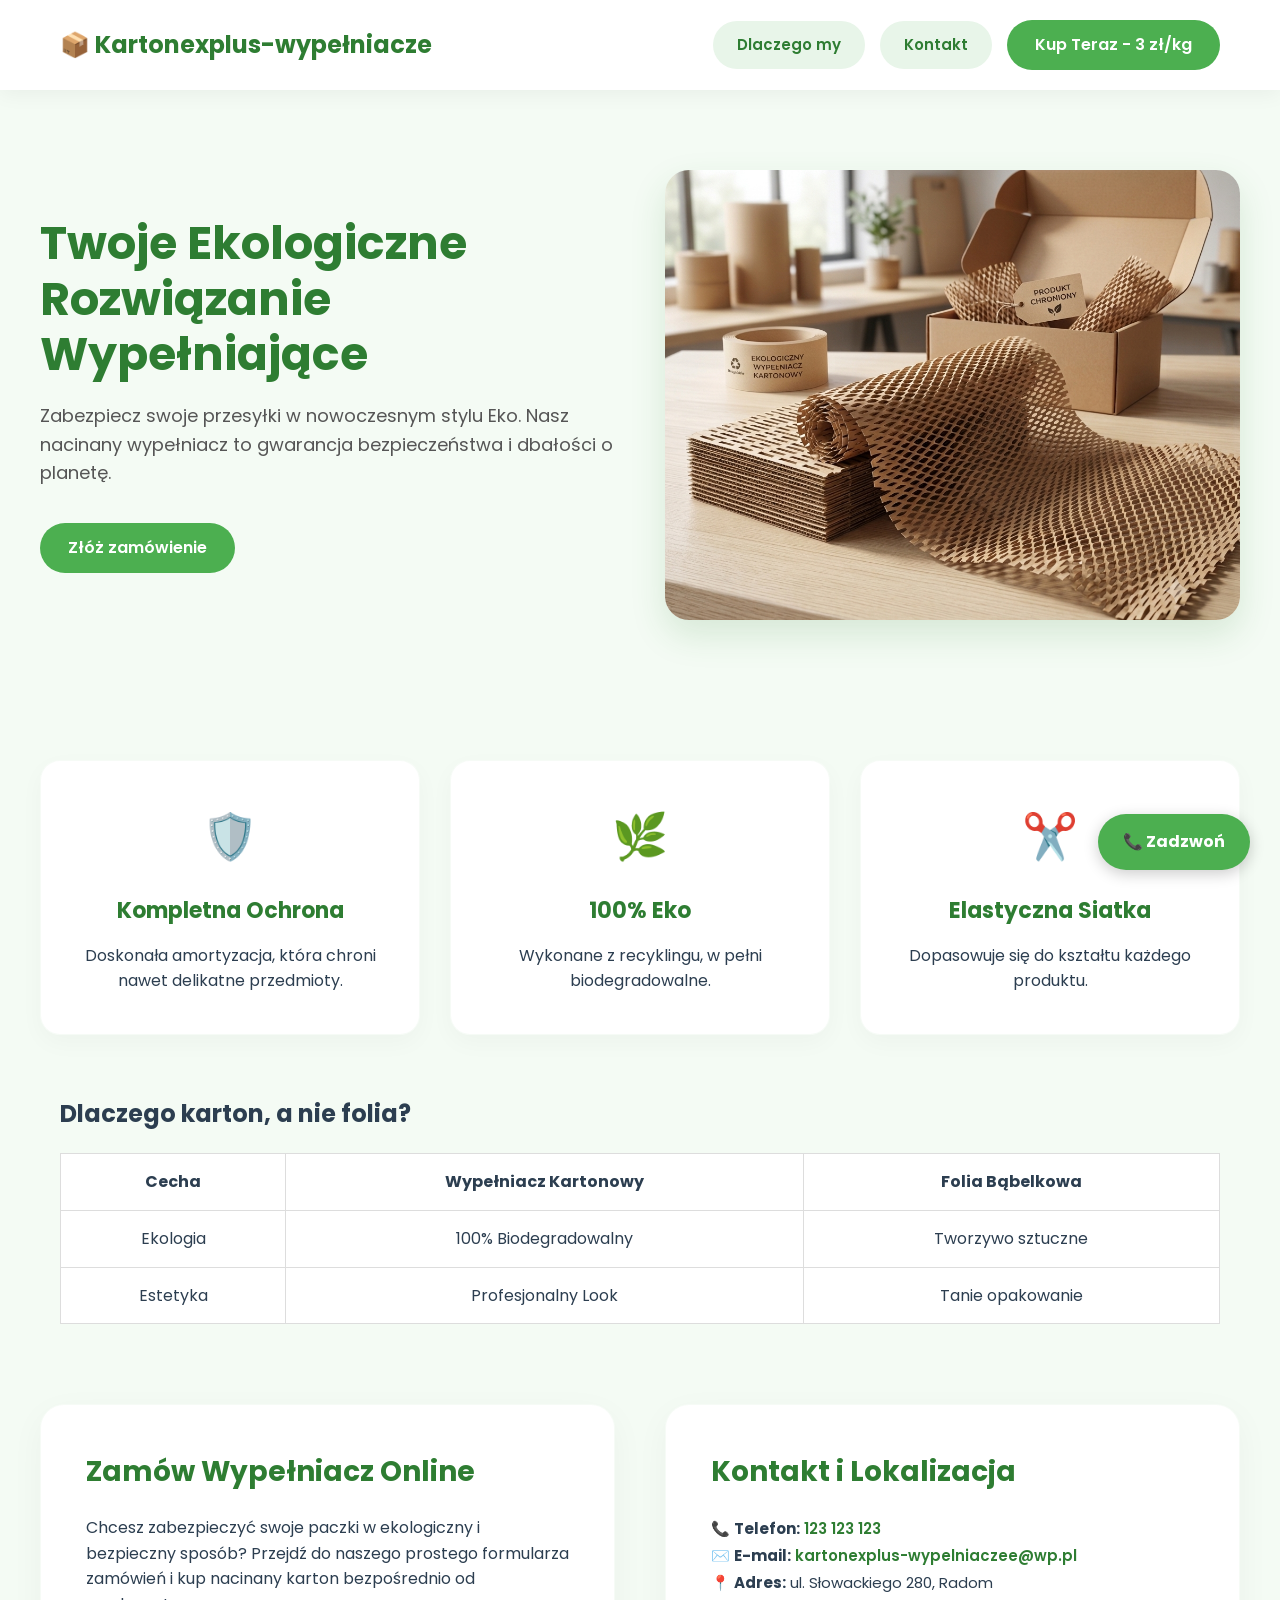
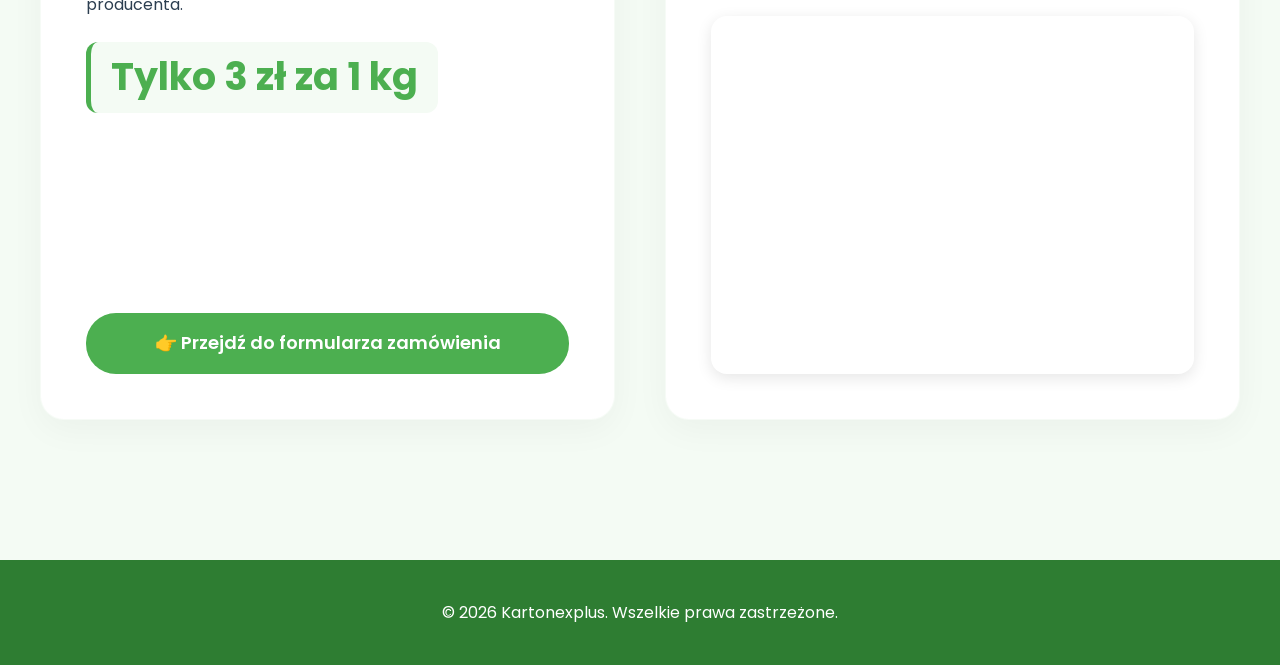
<file: index.html>
<!DOCTYPE html>
<html lang="pl">
<head>
    <meta charset="UTF-8">
    <meta name="viewport" content="width=device-width, initial-scale=1.0">
    <title>Kartonexplus - Ekologiczne Wypełniacze do Pudełek</title>
    <link href="https://fonts.googleapis.com/css2?family=Poppins:wght@300;400;600;700&display=swap" rel="stylesheet">
    <link rel="stylesheet" href="style.css">
</head>
<body>

    <header>
        <div class="container nav-content">
            <a href="#" class="logo">📦 Kartonexplus-wypełniacze</a>
            <nav>
                <ul class="nav-links">
                    <li><a href="#dlaczego-my" class="btn-menu">Dlaczego my</a></li>
                    <li><a href="#kontakt" class="btn-menu">Kontakt</a></li>
                    <li><a href="zamowienie.html" class="btn">Kup Teraz - 3 zł/kg</a></li>
                </ul>
            </nav>
        </div>
    </header>

    <section class="container hero animated">
        <div class="hero-text">
            <h1>Twoje Ekologiczne Rozwiązanie Wypełniające</h1>
            <p>Zabezpiecz swoje przesyłki w nowoczesnym stylu Eko. Nasz nacinany wypełniacz to gwarancja bezpieczeństwa i dbałości o planetę.</p>
            <a href="zamowienie.html" class="btn">Złóż zamówienie</a>
        </div>
        <div class="hero-image">
            <img src="baner.png" alt="Ekologiczny wypełniacz kartonowy" onerror="this.src='https://images.unsplash.com/photo-1595079676339-1534801ad6cf?q=80&w=1200'">
        </div>
    </section>

    <section id="dlaczego-my" class="container features">
        <div class="feature-card animated">
            <div class="feature-icon">🛡️</div>
            <h3>Kompletna Ochrona</h3>
            <p>Doskonała amortyzacja, która chroni nawet delikatne przedmioty.</p>
        </div>
        <div class="feature-card animated">
            <div class="feature-icon">🌿</div>
            <h3>100% Eko</h3>
            <p>Wykonane z recyklingu, w pełni biodegradowalne.</p>
        </div>
        <div class="feature-card animated">
            <div class="feature-icon">✂️</div>
            <h3>Elastyczna Siatka</h3>
            <p>Dopasowuje się do kształtu każdego produktu.</p>
        </div>
    </section>

    <section class="container comparison">
        <h2>Dlaczego karton, a nie folia?</h2>
        <table>
            <tr><th>Cecha</th><th>Wypełniacz Kartonowy</th><th>Folia Bąbelkowa</th></tr>
            <tr><td>Ekologia</td><td>100% Biodegradowalny</td><td>Tworzywo sztuczne</td></tr>
            <tr><td>Estetyka</td><td>Profesjonalny Look</td><td>Tanie opakowanie</td></tr>
        </table>
    </section>

    <section id="kontakt" class="container offer-contact-section">
        <div class="box animated" style="display: flex; flex-direction: column; justify-content: space-between; align-items: flex-start;">
            <div>
                <h2>Zamów Wypełniacz Online</h2>
                <p style="margin-bottom: 15px;">Chcesz zabezpieczyć swoje paczki w ekologiczny i bezpieczny sposób? Przejdź do naszego prostego formularza zamówień i kup nacinany karton bezpośrednio od producenta.</p>
                <div class="price-tag" style="margin-top: 10px; margin-bottom: 25px;">Tylko 3 zł za 1 kg</div>
            </div>
            <a href="zamowienie.html" class="btn" style="width: 100%; padding: 16px; font-size: 18px; text-align: center; box-sizing: border-box;">👉 Przejdź do formularza zamówienia</a>
        </div>

        <div class="box animated">
            <h2>Kontakt i Lokalizacja</h2>
            <div style="margin-bottom: 20px; font-size: 15px; line-height: 1.8;">
                <p>📞 <strong>Telefon:</strong> <a href="tel:123123123" style="color: var(--dark-green); font-weight: 600; text-decoration: none;">123 123 123</a></p>
                <p>✉️ <strong>E-mail:</strong> <a href="mailto:kartonexplus-wypelniaczee@wp.pl" style="color: var(--dark-green); font-weight: 600; text-decoration: none;">kartonexplus-wypelniaczee@wp.pl</a></p>
                <p>📍 <strong>Adres:</strong> ul. Słowackiego 280, Radom</p>
            </div>
            <div class="map-container" style="border-radius: 16px; overflow: hidden; box-shadow: 0 4px 15px rgba(0,0,0,0.1);">
                <iframe 
                    src="https://www.google.com/maps/embed?pb=!1m18!1m12!1m3!1d2459.7891361138766!2d21.14497677688463!3d51.39174092062534!2m3!1f0!2f0!3f0!3m2!1i1024!2i768!4f13.1!3m3!1m2!1s0x47186178e698308f%3A0x6a29d667c29378c2!2sS%C5%82owackiego+280%2C+26-600+Radom!5e0!3m2!1spl!2spl!4v1719345000000!5m2!1spl!2spl" 
                    width="100%" 
                    height="350" 
                    style="border:0;" 
                    allowfullscreen="" 
                    loading="lazy" 
                    referrerpolicy="no-referrer-when-downgrade">
                </iframe>
            </div>
        </div>
    </section>

    <a href="tel:123123123" class="float-btn">📞 Zadzwoń</a>

    <footer>
        <div class="container">
            <p>© 2026 Kartonexplus. Wszelkie prawa zastrzeżone.</p>
        </div>
    </footer>

    <script>
    let lastScrollTop = 0;
    const headerEl = document.querySelector('header');

    window.addEventListener('scroll', function() {
        let scrollTop = window.pageYOffset || document.documentElement.scrollTop;
        
        if (scrollTop > lastScrollTop && scrollTop > 100) {
            headerEl.classList.add('nav-hidden');
        } else {
            headerEl.classList.remove('nav-hidden');
        }
        lastScrollTop = scrollTop <= 0 ? 0 : scrollTop;
    }, false);
    </script>
</body>
</html>
</file>
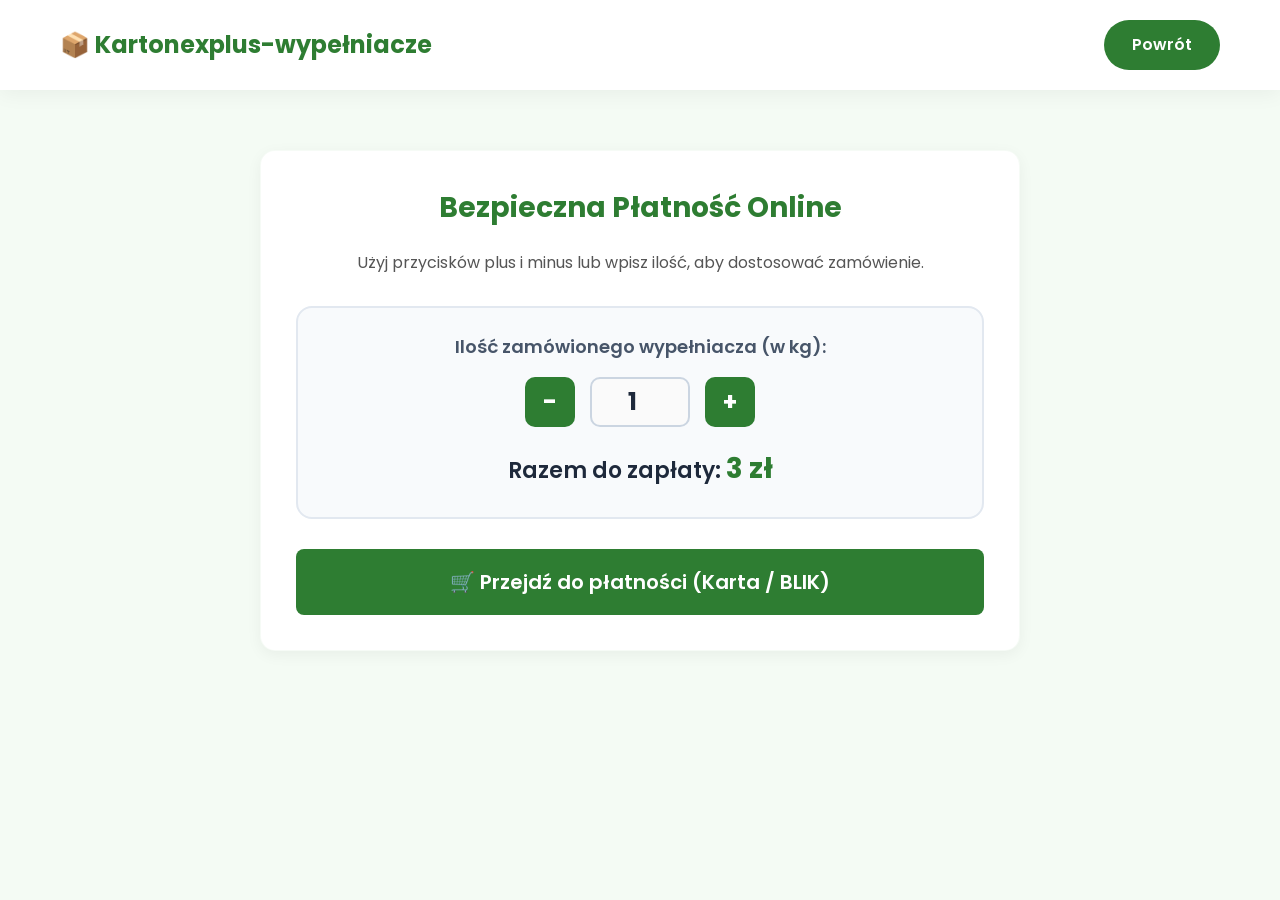
<file: zamowienie.html>
<!DOCTYPE html>
<html lang="pl">
<head>
    <meta charset="UTF-8">
    <meta name="viewport" content="width=device-width, initial-scale=1.0">
    <title>Złóż Zamówienie - Kartonexplus</title>
    <link href="https://fonts.googleapis.com/css2?family=Poppins:wght@300;400;600;700&display=swap" rel="stylesheet">
    <link rel="stylesheet" href="style.css">
    <style>
        .qty-picker-container {
            background: #f8fafc;
            border: 2px solid #e2e8f0;
            border-radius: 16px;
            padding: 25px;
            margin: 30px 0;
        }
        .qty-title { font-size: 18px; font-weight: 600; color: #475569; margin-bottom: 15px; }
        .qty-wrapper { display: flex; align-items: center; justify-content: center; gap: 15px; margin-bottom: 20px; }
        .qty-control-btn {
            background-color: #2e7d32; color: white; border: none; width: 50px; height: 50px;
            border-radius: 10px; font-size: 24px; font-weight: bold; cursor: pointer; user-select: none;
        }
        .qty-control-btn:hover { background-color: #1b5e20; }
        .qty-input {
            width: 100px; height: 50px; font-size: 24px; font-family: 'Poppins', sans-serif;
            font-weight: 700; color: #1e293b; text-align: center; border: 2px solid #cbd5e1; border-radius: 10px;
        }
        .summary-text { font-size: 22px; font-weight: 600; color: #1e293b; margin-top: 15px; }
        .summary-text span { color: #2e7d32; font-size: 28px; font-weight: 700; }
    </style>
</head>
<body>

    <header>
        <div class="container nav-content">
            <a href="index.html" class="logo">📦 Kartonexplus-wypełniacze</a>
            <a href="index.html" class="btn" style="background-color: #2e7d32 !important; color: #ffffff !important;">Powrót</a>
        </div>
    </header>

    <main class="container" style="padding: 60px 20px; max-width: 800px;">
        <div class="box" style="text-align: center; background: #ffffff; padding: 35px; border-radius: 15px; box-shadow: 0 4px 15px rgba(0,0,0,0.05);">
            
            <h2>Bezpieczna Płatność Online</h2>
            <p style="color: #555;">Użyj przycisków plus i minus lub wpisz ilość, aby dostosować zamówienie.</p>
            
            <div class="qty-picker-container">
                <div class="qty-title">Ilość zamówionego wypełniacza (w kg):</div>
                <div class="qty-wrapper">
                    <button type="button" class="qty-control-btn" onclick="changeQty(-1)">-</button>
                    <input type="number" id="weight-input" class="qty-input" value="1" min="1" max="10" oninput="validateAndCalculate()">
                    <button type="button" class="qty-control-btn" onclick="changeQty(1)">+</button>
                </div>
                <div class="summary-text">
                    Razem do zapłaty: <span id="price-display">3 zł</span>
                </div>
            </div>
            
            <button type="button" onclick="redirectToStripe()" style="display: block; width: 100%; padding: 18px 0; font-size: 20px; font-family: 'Poppins', sans-serif; font-weight: 600; background-color: #2e7d32; color: #ffffff; border-radius: 8px; border: none; cursor: pointer;">
                🛒 Przejdź do płatności (Karta / BLIK)
            </button>
            
        </div>
    </main>

    <script>
        const input = document.getElementById('weight-input');

        const stripeLinks = {
            1: "https://buy.stripe.com/test_cNi28qbch9vNbbM4S5e7m02", 
            2: "TUTAJ_LINK_DLA_2KG", 
            3: "TUTAJ_LINK_DLA_3KG",
            4: "TUTAJ_LINK_DLA_4KG",
            5: "TUTAJ_LINK_DLA_5KG",
            6: "TUTAJ_LINK_DLA_6KG",
            7: "https://buy.stripe.com/test_dRmeVc4NT0Zh5Rs3O1e7m03?quantity=7", 
            8: "TUTAJ_LINK_DLA_8KG",
            9: "TUTAJ_LINK_DLA_9KG",
            10: "TUTAJ_LINK_DLA_10KG"
        };

        function changeQty(amount) {
            let currentVal = parseInt(input.value) || 1;
            let newVal = currentVal + amount;
            if (newVal >= 1 && newVal <= 10) {
                input.value = newVal;
                document.getElementById('price-display').innerText = (newVal * 3) + " zł";
            }
        }

        function validateAndCalculate() {
            let currentVal = parseInt(input.value);
            if (isNaN(currentVal) || currentVal < 1) currentVal = 1;
            if (currentVal > 10) currentVal = 10;
            input.value = currentVal;
            document.getElementById('price-display').innerText = (currentVal * 3) + " zł";
        }

        function redirectToStripe() {
            let qty = input.value;
            let url = stripeLinks[qty];
            if(url && url.startsWith("http")) {
                window.location.href = url;
            } else {
                alert("Najpierw musisz dodać w kodzie strony link Stripe dla " + qty + " kg!");
            }
        }
    </script>

    <script>
    let lastScrollTop = 0;
    const headerEl = document.querySelector('header');

    window.addEventListener('scroll', function() {
        let scrollTop = window.pageYOffset || document.documentElement.scrollTop;
        
        if (scrollTop > lastScrollTop && scrollTop > 100) {
            headerEl.classList.add('nav-hidden');
        } else {
            headerEl.classList.remove('nav-hidden');
        }
        lastScrollTop = scrollTop <= 0 ? 0 : scrollTop;
    }, false);
    </script>
</body>
</html>
</file>
<file: style.css>
/* Definicja kolorów zielono-białych jako zmienne systemowe */
:root {
    --primary-green: #4CAF50;    /* Jasny, żywy zielony do akcentów i przycisków */
    --dark-green: #2E7D32;       /* Ciemny zielony do nagłówków i stopki */
    --light-green: #F4FBF4;      /* Bardzo delikatne, czyste, zielonkawo-białe tło strony */
    --text-dark: #2C3E50;        /* Elegancki ciemny kolor tekstu */
    --white: #ffffff;            /* Czysta biel kart i menu */
}

/* Reset marginesów i podstawowe ustawienia pudełkowe */
* {
    margin: 0;
    padding: 0;
    box-sizing: border-box;
    font-family: 'Poppins', sans-serif;
}

body {
    background-color: var(--light-green);
    color: var(--text-dark);
    line-height: 1.6;
}

/* Kontener wyrównujący zawartość do środka ekranu */
.container {
    max-width: 1200px;
    margin: 0 auto;
    padding: 0 20px;
}

/* Główne style animacji wejścia (Płynne wyłanianie z dołu) */
@keyframes fadeIn {
    from { 
        opacity: 0; 
        transform: translateY(30px); 
    }
    to { 
        opacity: 1; 
        transform: translateY(0); 
    }
}

.animated {
    opacity: 0;
    animation: fadeIn 1.2s cubic-bezier(0.16, 1, 0.3, 1) forwards;
}

/* Nagłówek strony (Menu) z płynnym efektem chowania */
header {
    background-color: var(--white);
    padding: 20px 0;
    box-shadow: 0 4px 20px rgba(0, 0, 0, 0.05);
    position: sticky;
    top: 0;
    z-index: 100;
    transition: transform 0.4s cubic-bezier(0.16, 1, 0.3, 1);
}

/* Klasa chująca menu (dodawana przez JavaScript przy skrolowaniu w dół) */
header.nav-hidden {
    transform: translateY(-100%);
}

.nav-content {
    display: flex;
    justify-content: space-between;
    align-items: center;
}

.logo {
    font-size: 24px;
    font-weight: 700;
    color: var(--dark-green);
    text-decoration: none;
    white-space: nowrap;
}

/* Styl dla przycisków w menu: Dlaczego my i Kontakt (Zarówno na PC jak i Mobile) */
.nav-links { 
    display: flex; 
    list-style: none; 
    gap: 15px; 
    align-items: center;
}

.btn-menu {
    display: inline-block;
    background-color: #e8f5e9; /* Jasnozielone tło */
    color: var(--dark-green) !important;
    padding: 12px 24px;
    border-radius: 30px;
    text-decoration: none;
    font-weight: 600;
    font-size: 15px;
    transition: all 0.3s ease;
}

.btn-menu:hover {
    background-color: var(--primary-green);
    color: var(--white) !important;
    transform: translateY(-2px);
    box-shadow: 0 4px 12px rgba(76, 175, 80, 0.2);
}

/* Profesjonalne przyciski (np. Kup teraz / Złóż zamówienie) */
.btn {
    background-color: var(--primary-green);
    color: var(--white);
    padding: 12px 28px;
    border: none;
    border-radius: 30px;
    font-weight: 600;
    cursor: pointer;
    text-decoration: none;
    transition: all 0.3s ease;
    display: inline-block;
    text-align: center;
}

.btn:hover {
    background-color: var(--dark-green);
    transform: translateY(-3px) scale(1.03);
    box-shadow: 0 6px 20px rgba(76, 175, 80, 0.4);
}

/* Sekcja Główna - Układ dwukolumnowy (Tekst + Duże Zdjęcie) */
.hero {
    display: flex;
    align-items: center;
    justify-content: space-between;
    padding: 80px 0;
    gap: 50px;
}

.hero-text {
    flex: 1;
}

.hero-text h1 {
    font-size: 46px;
    color: var(--dark-green);
    margin-bottom: 20px;
    line-height: 1.2;
    font-weight: 700;
}

.hero-text p {
    font-size: 18px;
    margin-bottom: 35px;
    color: #555;
}

.hero-image {
    flex: 1;
    border-radius: 24px;
    overflow: hidden;
    box-shadow: 0 15px 35px rgba(46, 125, 50, 0.15);
}

.hero-image img {
    width: 100%;
    height: 450px;
    object-fit: cover;
    display: block;
    transition: transform 0.6s ease;
}

.hero-image:hover img {
    transform: scale(1.05);
}

/* Sekcja Trzech Kart Zalet (Cechy produktu) */
.features {
    display: grid;
    grid-template-columns: repeat(auto-fit, minmax(300px, 1fr));
    gap: 30px;
    padding: 60px 0;
}

.feature-card {
    background: var(--white);
    padding: 40px 30px;
    border-radius: 20px;
    box-shadow: 0 8px 25px rgba(0,0,0,0.03);
    text-align: center;
    transition: all 0.3s ease;
    border: 1px solid rgba(76, 175, 80, 0.05);
}

.feature-card:hover {
    transform: translateY(-10px);
    box-shadow: 0 15px 35px rgba(46, 125, 50, 0.1);
    border-color: var(--primary-green);
}

.feature-icon {
    font-size: 45px;
    margin-bottom: 20px;
}

.feature-card h3 {
    color: var(--dark-green);
    margin-bottom: 15px;
    font-size: 22px;
}

/* Stylizacja Sekcji Galerii Produktów */
.gallery {
    padding: 60px 0;
}

.gallery h2 {
    text-align: center;
    color: var(--dark-green);
    font-size: 32px;
    margin-bottom: 10px;
}

.gallery-grid {
    display: grid;
    grid-template-columns: repeat(2, 1fr);
    gap: 20px;
    margin-top: 30px;
}

@media (min-width: 768px) {
    .gallery-grid {
        grid-template-columns: repeat(4, 1fr);
    }
}

.gallery-item {
    border-radius: 16px;
    overflow: hidden;
    box-shadow: 0 8px 20px rgba(0,0,0,0.06);
    height: 220px;
    transition: all 0.3s ease;
}

.gallery-item img {
    width: 100%;
    height: 100%;
    object-fit: cover;
    display: block;
    transition: transform 0.4s ease;
}

.gallery-item:hover {
    transform: translateY(-5px);
    box-shadow: 0 12px 25px rgba(46, 125, 50, 0.15);
}

.gallery-item:hover img {
    transform: scale(1.08);
}

/* Sekcja Formularza i Kontaktu (Grid 50/50) */
.offer-contact-section {
    display: grid;
    grid-template-columns: 1fr 1fr;
    gap: 50px;
    padding: 80px 0;
}

.box {
    background: var(--white);
    padding: 45px;
    border-radius: 24px;
    box-shadow: 0 10px 35px rgba(0,0,0,0.04);
    border: 1px solid rgba(76, 175, 80, 0.05);
}

.box h2 {
    color: var(--dark-green);
    font-size: 28px;
    margin-bottom: 20px;
}

.price-tag {
    font-size: 38px;
    font-weight: 700;
    color: var(--primary-green);
    margin: 20px 0;
    background: var(--light-green);
    display: inline-block;
    padding: 5px 20px;
    border-radius: 12px;
    border-left: 5px solid var(--primary-green);
}

/* Pola tekstowe formularza */
form {
    display: flex;
    flex-direction: column;
    gap: 15px;
    margin-top: 25px;
}

input, textarea {
    width: 100%;
    padding: 14px;
    border: 1px solid #E2E8F0;
    border-radius: 10px;
    font-family: inherit;
    font-size: 15px;
    background-color: #FAFAFA;
    transition: all 0.3s ease;
}

input:focus, textarea:focus {
    outline: none;
    border-color: var(--primary-green);
    background-color: var(--white);
    box-shadow: 0 0 0 3px rgba(76, 175, 80, 0.15);
}

/* Detale kontaktowe i wizualna sekcja adresu */
.contact-details p {
    margin-bottom: 20px;
    font-size: 18px;
    color: var(--text-dark);
}

.map-placeholder {
    margin-top: 35px;
    border-radius: 16px;
    padding: 25px;
    background-color: var(--light-green);
    border: 1px dashed var(--primary-green);
    display: flex;
    align-items: center;
    gap: 20px;
}

.map-icon {
    font-size: 35px;
}

/* Stopka strony */
footer {
    background-color: var(--dark-green);
    color: var(--white);
    text-align: center;
    padding: 40px 0;
    margin-top: 60px;
}

/* Sekcje dodatkowe */
.steps-grid { display: flex; justify-content: space-around; padding: 40px 0; gap: 20px; }
.step { text-align: center; }
.step span { display: block; font-size: 30px; color: var(--primary-green); font-weight: 700; }

table { width: 100%; border-collapse: collapse; margin-top: 20px; background: white; }
table, th, td { border: 1px solid #ddd; padding: 15px; text-align: center; }

/* Mapa */
.map-container { margin-top: 20px; border-radius: 16px; overflow: hidden; }

/* Przycisk pływający */
.float-btn {
    position: fixed; bottom: 30px; right: 30px;
    background: var(--primary-green); color: white;
    padding: 15px 25px; border-radius: 50px;
    text-decoration: none; font-weight: bold;
    box-shadow: 0 4px 15px rgba(0,0,0,0.2); z-index: 999;
}

/* ==========================================================================
   WERSJA RESPONSYWNA (STYLE DLA SMARTFONÓW)
   ========================================================================== */
@media (max-width: 768px) {
    /* Menu na telefonie: Logo na górze, przyciski na dole */
    .nav-content {
        flex-direction: column;
        gap: 12px;
        text-align: center;
        padding: 10px 0;
    }
    
    .logo {
        font-size: 19px;
    }
    
    header nav {
        width: 100%;
    }

    /* Wszystkie 3 przyciski idealnie obok siebie na ekranie smartfona */
    .nav-links {
        display: flex;
        flex-direction: row; 
        justify-content: center;
        align-items: center;
        gap: 6px; 
        width: 100%;
    }

    .btn-menu {
        font-size: 11px;
        padding: 8px 10px;
    }

    .nav-content .btn {
        font-size: 11px;
        padding: 8px 10px;
        border-radius: 30px; 
    }

    /* Reszta sekcji mobilnych */
    .hero {
        flex-direction: column;
        padding: 40px 0;
        text-align: center;
        gap: 30px;
    }

    .hero-text h1 {
        font-size: 30px;
    }

    .hero-text p {
        font-size: 16px;
        margin-bottom: 25px;
    }

    .hero-image img {
        height: 260px;
    }

    .steps-grid {
        flex-direction: column;
        gap: 25px;
    }

    table {
        display: block;
        overflow-x: auto;
        white-space: nowrap;
    }

    th, td {
        padding: 10px;
        font-size: 14px;
    }

    .offer-contact-section {
        grid-template-columns: 1fr;
        gap: 30px;
        padding: 40px 0;
    }

    .box {
        padding: 25px 20px;
    }

    .box h2 {
        font-size: 22px;
    }

    .price-tag {
        font-size: 28px;
    }

    .float-btn {
        padding: 12px 20px;
        font-size: 14px;
        bottom: 20px;
        right: 20px;
    }
}

@media (max-width: 992px) and (min-width: 769px) {
    .hero {
        flex-direction: column;
        padding: 40px 0;
        text-align: center;
    }
    .hero-image img {
        height: 350px;
    }
    .offer-contact-section {
        grid-template-columns: 1fr;
        gap: 30px;
    }
    .hero-text h1 {
        font-size: 38px;
    }
}
</file>
